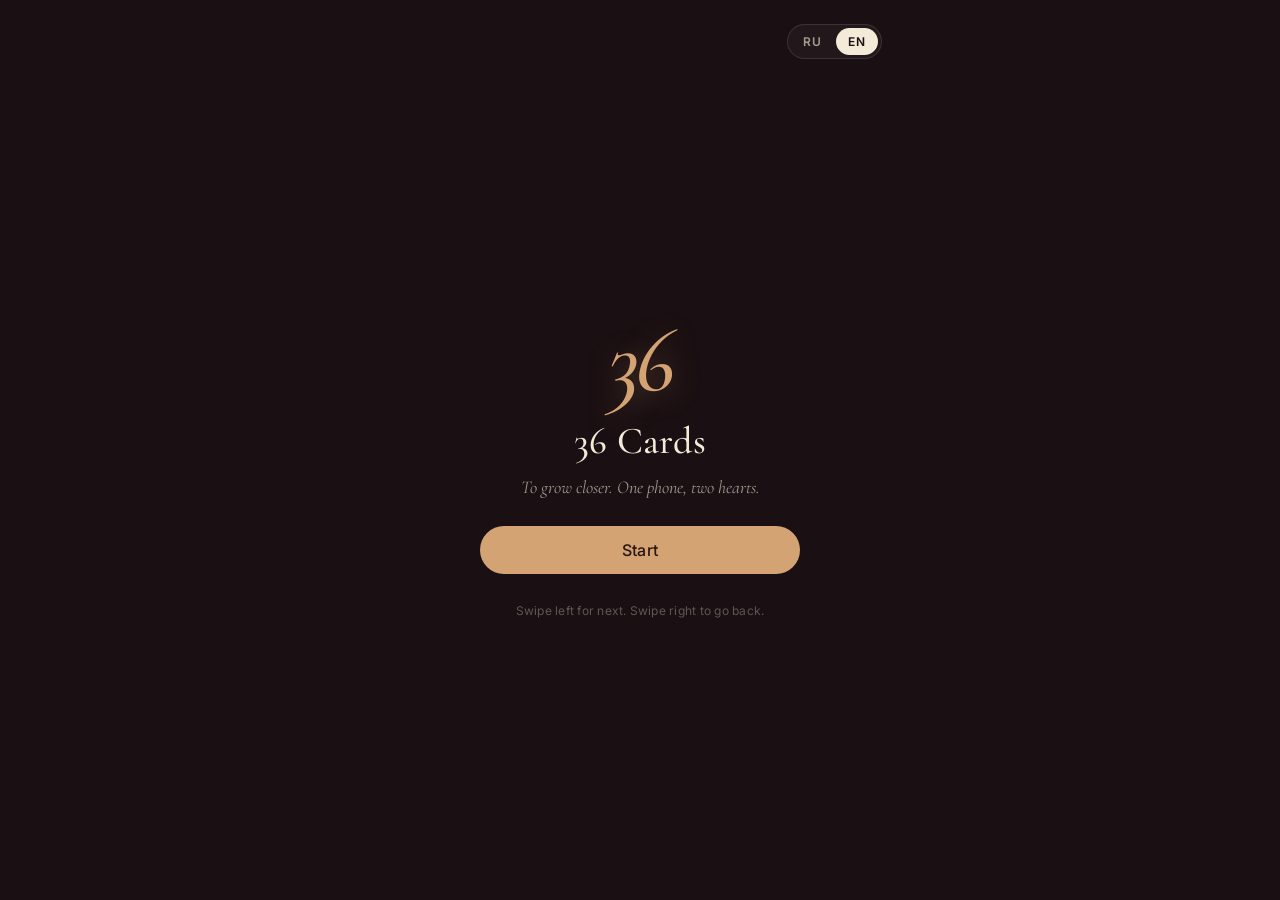
<file: index.html>
<!doctype html>
<html lang="ru">
  <head>
    <meta charset="utf-8" />
    <meta
      name="viewport"
      content="width=device-width, initial-scale=1, viewport-fit=cover, maximum-scale=1, user-scalable=no"
    />
    <meta name="theme-color" content="#1a0f12" />
    <meta name="apple-mobile-web-app-capable" content="yes" />
    <meta name="apple-mobile-web-app-status-bar-style" content="black-translucent" />
    <meta name="apple-mobile-web-app-title" content="36 Cards" />
    <meta name="mobile-web-app-capable" content="yes" />
    <link rel="manifest" href="manifest.webmanifest" />
    <link rel="icon" type="image/svg+xml" href="icon.svg" />
    <link rel="apple-touch-icon" href="icon-192.png" />
    <link
      rel="preconnect"
      href="https://fonts.googleapis.com"
    />
    <link rel="preconnect" href="https://fonts.gstatic.com" crossorigin />
    <link
      href="https://fonts.googleapis.com/css2?family=Cormorant+Garamond:ital,wght@0,400;0,500;0,600;1,400&family=Inter:wght@400;500;600&display=swap"
      rel="stylesheet"
    />
    <link rel="stylesheet" href="styles.css?v=6" />
    <title>36 Cards</title>
    <script src="https://telegram.org/js/telegram-web-app.js"></script>
  </head>
  <body>
    <main id="app" aria-live="polite"></main>
    <script src="app.js?v=6"></script>
  </body>
</html>
</file>
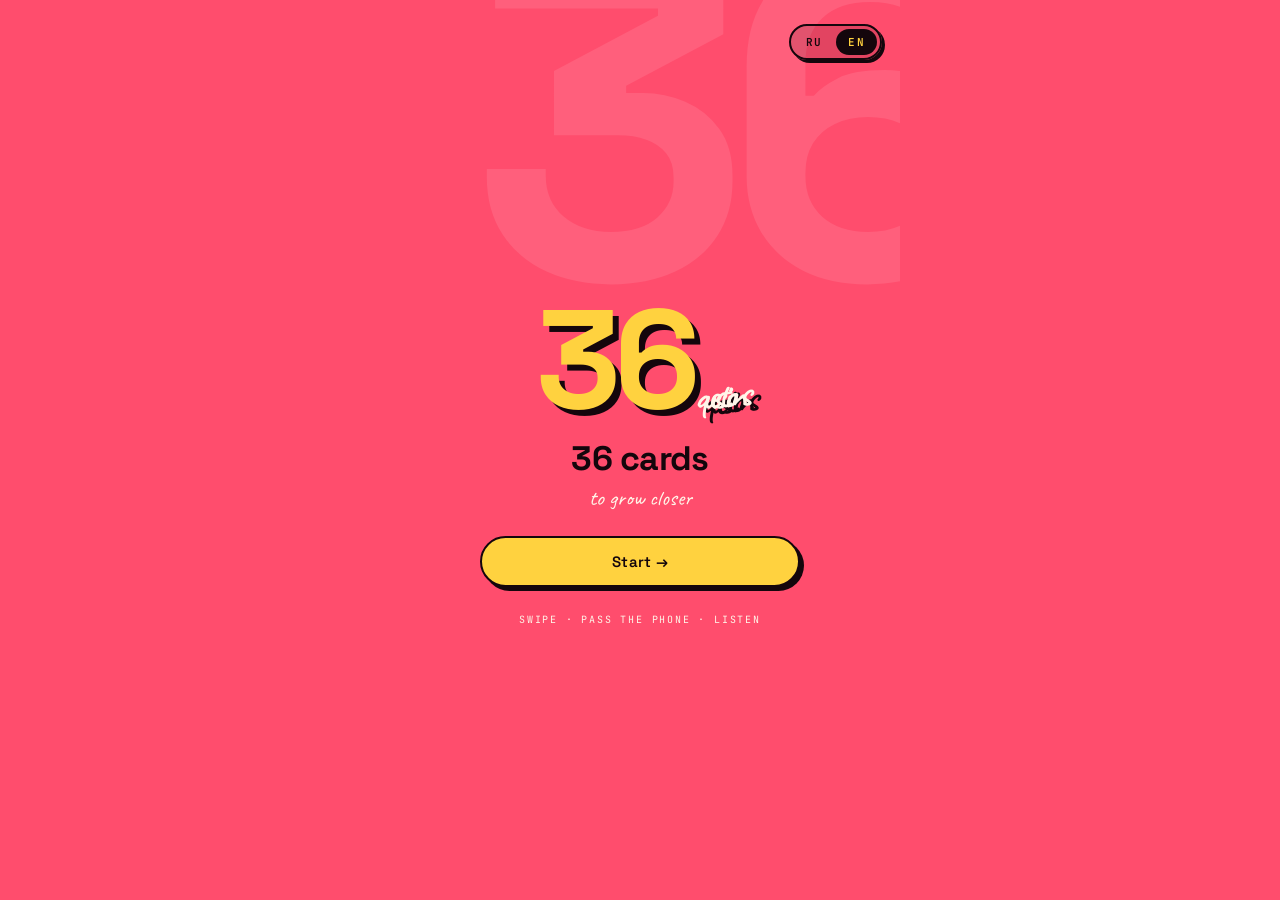
<file: flare/index.html>
<!doctype html>
<html lang="ru">
  <head>
    <meta charset="utf-8" />
    <meta
      name="viewport"
      content="width=device-width, initial-scale=1, viewport-fit=cover, maximum-scale=1, user-scalable=no"
    />
    <meta name="theme-color" content="#FF4D6D" />
    <meta name="apple-mobile-web-app-capable" content="yes" />
    <meta name="apple-mobile-web-app-status-bar-style" content="black-translucent" />
    <meta name="apple-mobile-web-app-title" content="36 Cards" />
    <meta name="mobile-web-app-capable" content="yes" />
    <link rel="manifest" href="manifest.webmanifest" />
    <link rel="icon" type="image/svg+xml" href="icon.svg" />
    <link rel="apple-touch-icon" href="icon-192.png" />
    <link rel="preconnect" href="https://fonts.googleapis.com" />
    <link rel="preconnect" href="https://fonts.gstatic.com" crossorigin />
    <link
      href="https://fonts.googleapis.com/css2?family=Space+Grotesk:wght@400;500;600;700&family=Caveat:wght@400;600&family=JetBrains+Mono:wght@400;500;600&display=swap"
      rel="stylesheet"
    />
    <link rel="stylesheet" href="styles.css?v=flare1" />
    <title>36 Cards</title>
    <script src="https://telegram.org/js/telegram-web-app.js"></script>
  </head>
  <body>
    <main id="app" aria-live="polite"></main>
    <script src="app.js?v=flare1"></script>
  </body>
</html>
</file>
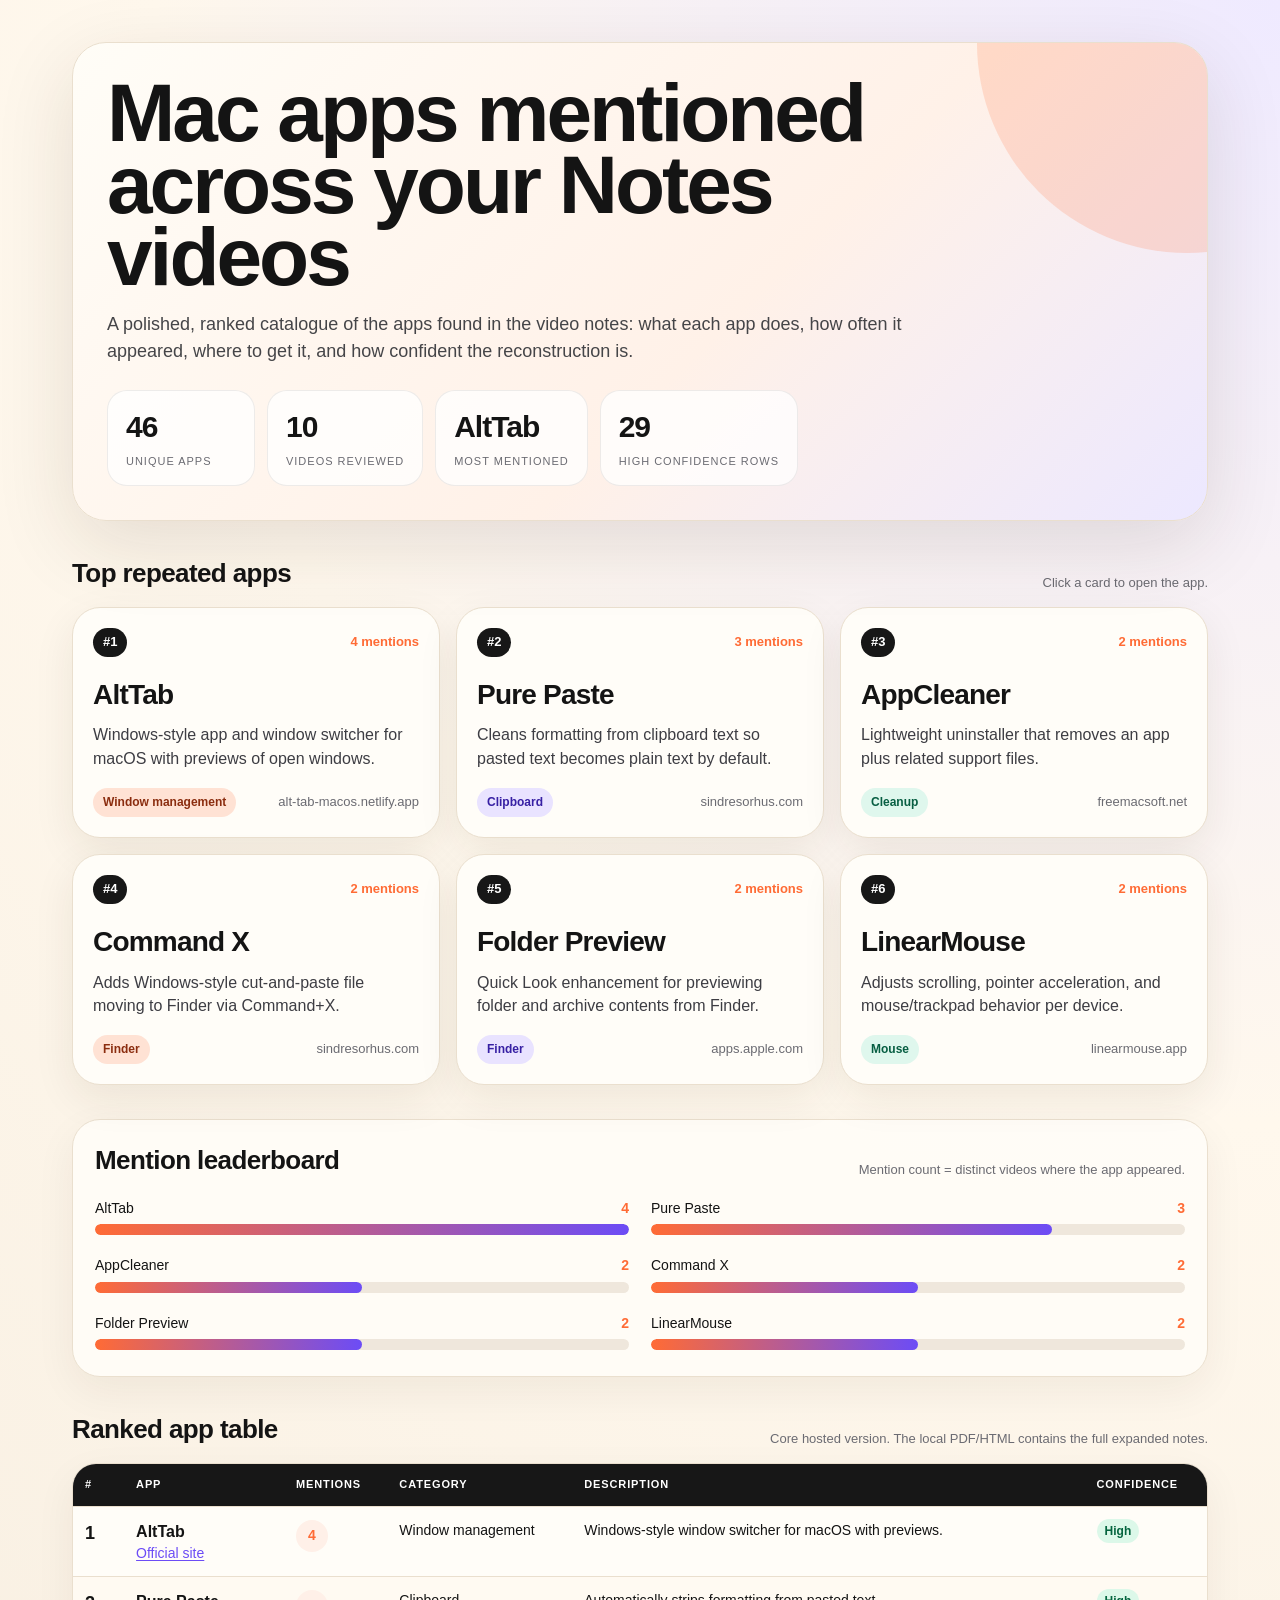
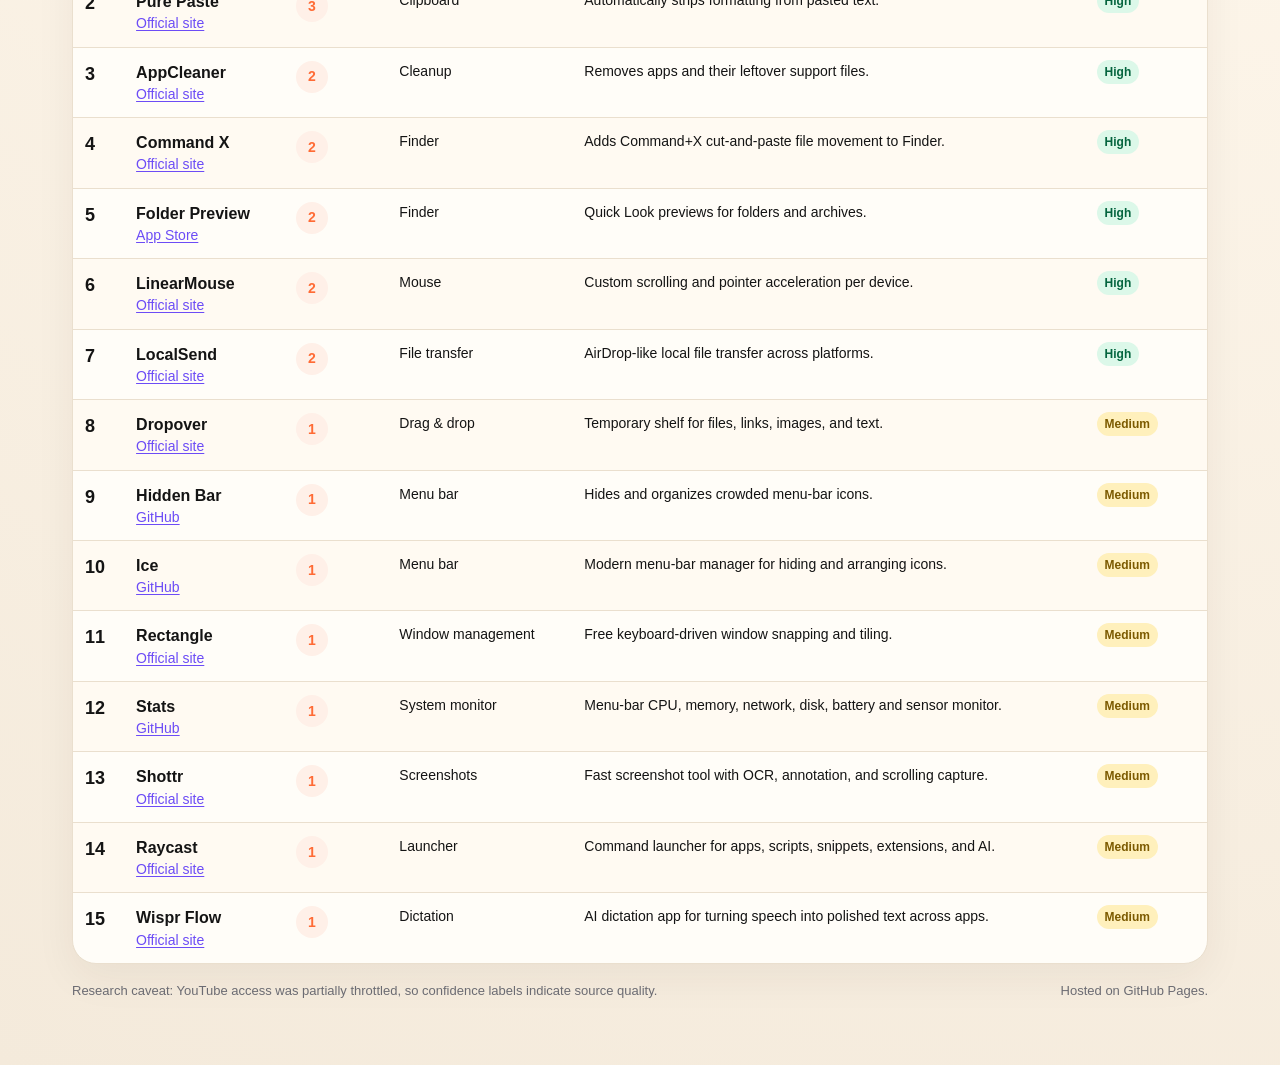
<file: mac-apps-video-report/index.html>
<!doctype html>
<html lang="en">
<head>
<meta charset="utf-8" />
<meta name="viewport" content="width=device-width, initial-scale=1" />
<title>Mac Apps Mentioned Across Notes Videos</title>
<style>
:root{--ink:#141414;--muted:#6b6b72;--paper:#fff8ed;--panel:#fffdf8;--line:#eadfce;--orange:#ff6b35;--violet:#6c4cf6;--green:#0f8a5f}*{box-sizing:border-box}body{margin:0;background:radial-gradient(circle at top right,#efeaff 0,#fff8ed 38%,#f4eadb 100%);font-family:Inter,-apple-system,BlinkMacSystemFont,"Segoe UI",sans-serif;color:var(--ink);line-height:1.45}.wrap{max-width:1180px;margin:0 auto;padding:42px 22px 64px}.hero{border:1px solid var(--line);border-radius:34px;padding:34px;background:linear-gradient(135deg,#fffdf7 0%,#fff1e8 58%,#ece8ff 100%);box-shadow:0 24px 80px rgba(47,32,15,.12);overflow:hidden;position:relative}.hero:after{content:"";position:absolute;width:420px;height:420px;border-radius:50%;right:-190px;top:-210px;background:rgba(255,107,53,.18)}h1{font-size:clamp(42px,7vw,82px);line-height:.88;letter-spacing:-3px;margin:0 0 18px;max-width:920px}.subtitle{font-size:18px;color:#454548;max-width:820px;margin:0}.stats{display:flex;gap:12px;flex-wrap:wrap;margin-top:26px}.stat{background:rgba(255,255,255,.76);border:1px solid rgba(0,0,0,.07);border-radius:20px;padding:14px 18px;min-width:148px}.stat b{display:block;font-size:30px;letter-spacing:-1px}.stat span{color:var(--muted);font-size:11px;text-transform:uppercase;letter-spacing:.09em}.section{margin-top:34px}.section-head{display:flex;align-items:end;justify-content:space-between;gap:16px;margin:0 0 14px}h2{font-size:26px;margin:0;letter-spacing:-.6px}.note{color:var(--muted);font-size:13px}.cards{display:grid;grid-template-columns:repeat(3,minmax(0,1fr));gap:16px}.card{display:flex;flex-direction:column;justify-content:space-between;min-height:190px;background:var(--panel);border:1px solid var(--line);border-radius:28px;padding:20px;text-decoration:none;color:inherit;box-shadow:0 14px 42px rgba(47,32,15,.08);transition:transform .18s ease,box-shadow .18s ease}.card:hover{transform:translateY(-3px);box-shadow:0 24px 60px rgba(47,32,15,.14)}.top{display:flex;justify-content:space-between;align-items:center;color:var(--muted);font-size:13px}.rank{background:#171717;color:#fff;border-radius:999px;padding:5px 10px;font-weight:800}.mentions{color:var(--orange);font-weight:900}.card h3{font-size:28px;letter-spacing:-.8px;margin:18px 0 8px}.card p{margin:0;color:#3d3d43}.foot{display:flex;justify-content:space-between;align-items:center;gap:10px;margin-top:18px;color:var(--muted);font-size:13px}.pill{display:inline-block;border-radius:999px;padding:6px 10px;font-weight:800;font-size:12px;background:#ffe2d4;color:#8b2d0f;white-space:nowrap}.pill.v{background:#e9e3ff;color:#3720a4}.pill.g{background:#dff7ed;color:#075e42}.panel{background:rgba(255,253,248,.92);border:1px solid var(--line);border-radius:28px;padding:22px;box-shadow:0 14px 42px rgba(47,32,15,.06)}.bars{display:grid;grid-template-columns:1fr 1fr;gap:12px 22px}.bar-row{margin:4px 0}.bar-label{display:flex;justify-content:space-between;margin-bottom:6px;font-size:14px}.bar-label b{color:var(--orange)}.track{height:11px;background:#efe7dc;border-radius:999px;overflow:hidden}.fill{height:100%;border-radius:999px;background:linear-gradient(90deg,var(--orange),var(--violet))}table{width:100%;border-collapse:separate;border-spacing:0;background:var(--panel);border:1px solid var(--line);border-radius:24px;overflow:hidden;box-shadow:0 14px 42px rgba(47,32,15,.06)}th{background:#171717;color:white;text-align:left;padding:13px 12px;font-size:11px;text-transform:uppercase;letter-spacing:.08em}td{border-top:1px solid var(--line);padding:13px 12px;vertical-align:top;font-size:14px}tr:nth-child(even) td{background:#fffaf2}.num{font-weight:900;font-size:18px}.app{font-weight:900;font-size:16px}.link{color:var(--violet);text-decoration:underline;text-underline-offset:2px}.count{display:inline-flex;width:32px;height:32px;align-items:center;justify-content:center;border-radius:50%;background:#fff0e8;color:var(--orange);font-weight:900}.conf{border-radius:999px;padding:5px 8px;font-weight:900;font-size:12px}.high{background:#dcf8e9;color:#05653f}.med{background:#fff0bc;color:#7c5a00}.footer{margin-top:18px;color:var(--muted);font-size:13px;display:flex;justify-content:space-between;gap:16px}@media(max-width:860px){.cards,.bars{grid-template-columns:1fr}.wrap{padding:22px 12px 40px}.hero{padding:24px}table{display:block;overflow-x:auto}h1{letter-spacing:-2px}}
</style>
</head>
<body>
<main class="wrap">
<section class="hero"><h1>Mac apps mentioned across your Notes videos</h1><p class="subtitle">A polished, ranked catalogue of the apps found in the video notes: what each app does, how often it appeared, where to get it, and how confident the reconstruction is.</p><div class="stats"><div class="stat"><b>46</b><span>unique apps</span></div><div class="stat"><b>10</b><span>videos reviewed</span></div><div class="stat"><b>AltTab</b><span>most mentioned</span></div><div class="stat"><b>29</b><span>high confidence rows</span></div></div></section>
<section class="section"><div class="section-head"><h2>Top repeated apps</h2><span class="note">Click a card to open the app.</span></div><div class="cards">
<a class="card" href="https://alt-tab-macos.netlify.app/"><div class="top"><span class="rank">#1</span><span class="mentions">4 mentions</span></div><div><h3>AltTab</h3><p>Windows-style app and window switcher for macOS with previews of open windows.</p></div><div class="foot"><span class="pill">Window management</span><span>alt-tab-macos.netlify.app</span></div></a>
<a class="card" href="https://sindresorhus.com/pure-paste"><div class="top"><span class="rank">#2</span><span class="mentions">3 mentions</span></div><div><h3>Pure Paste</h3><p>Cleans formatting from clipboard text so pasted text becomes plain text by default.</p></div><div class="foot"><span class="pill v">Clipboard</span><span>sindresorhus.com</span></div></a>
<a class="card" href="https://freemacsoft.net/appcleaner/"><div class="top"><span class="rank">#3</span><span class="mentions">2 mentions</span></div><div><h3>AppCleaner</h3><p>Lightweight uninstaller that removes an app plus related support files.</p></div><div class="foot"><span class="pill g">Cleanup</span><span>freemacsoft.net</span></div></a>
<a class="card" href="https://sindresorhus.com/command-x"><div class="top"><span class="rank">#4</span><span class="mentions">2 mentions</span></div><div><h3>Command X</h3><p>Adds Windows-style cut-and-paste file moving to Finder via Command+X.</p></div><div class="foot"><span class="pill">Finder</span><span>sindresorhus.com</span></div></a>
<a class="card" href="https://apps.apple.com/app/folder-preview/id6698876601"><div class="top"><span class="rank">#5</span><span class="mentions">2 mentions</span></div><div><h3>Folder Preview</h3><p>Quick Look enhancement for previewing folder and archive contents from Finder.</p></div><div class="foot"><span class="pill v">Finder</span><span>apps.apple.com</span></div></a>
<a class="card" href="https://linearmouse.app/"><div class="top"><span class="rank">#6</span><span class="mentions">2 mentions</span></div><div><h3>LinearMouse</h3><p>Adjusts scrolling, pointer acceleration, and mouse/trackpad behavior per device.</p></div><div class="foot"><span class="pill g">Mouse</span><span>linearmouse.app</span></div></a>
</div></section>
<section class="section panel"><div class="section-head"><h2>Mention leaderboard</h2><span class="note">Mention count = distinct videos where the app appeared.</span></div><div class="bars"><div class="bar-row"><div class="bar-label"><span>AltTab</span><b>4</b></div><div class="track"><div class="fill" style="width:100%"></div></div></div><div class="bar-row"><div class="bar-label"><span>Pure Paste</span><b>3</b></div><div class="track"><div class="fill" style="width:75%"></div></div></div><div class="bar-row"><div class="bar-label"><span>AppCleaner</span><b>2</b></div><div class="track"><div class="fill" style="width:50%"></div></div></div><div class="bar-row"><div class="bar-label"><span>Command X</span><b>2</b></div><div class="track"><div class="fill" style="width:50%"></div></div></div><div class="bar-row"><div class="bar-label"><span>Folder Preview</span><b>2</b></div><div class="track"><div class="fill" style="width:50%"></div></div></div><div class="bar-row"><div class="bar-label"><span>LinearMouse</span><b>2</b></div><div class="track"><div class="fill" style="width:50%"></div></div></div></div></section>
<section class="section"><div class="section-head"><h2>Ranked app table</h2><span class="note">Core hosted version. The local PDF/HTML contains the full expanded notes.</span></div><table><thead><tr><th>#</th><th>App</th><th>Mentions</th><th>Category</th><th>Description</th><th>Confidence</th></tr></thead><tbody>
<tr><td class="num">1</td><td><div class="app">AltTab</div><a class="link" href="https://alt-tab-macos.netlify.app/">Official site</a></td><td><span class="count">4</span></td><td>Window management</td><td>Windows-style window switcher for macOS with previews.</td><td><span class="conf high">High</span></td></tr>
<tr><td class="num">2</td><td><div class="app">Pure Paste</div><a class="link" href="https://sindresorhus.com/pure-paste">Official site</a></td><td><span class="count">3</span></td><td>Clipboard</td><td>Automatically strips formatting from pasted text.</td><td><span class="conf high">High</span></td></tr>
<tr><td class="num">3</td><td><div class="app">AppCleaner</div><a class="link" href="https://freemacsoft.net/appcleaner/">Official site</a></td><td><span class="count">2</span></td><td>Cleanup</td><td>Removes apps and their leftover support files.</td><td><span class="conf high">High</span></td></tr>
<tr><td class="num">4</td><td><div class="app">Command X</div><a class="link" href="https://sindresorhus.com/command-x">Official site</a></td><td><span class="count">2</span></td><td>Finder</td><td>Adds Command+X cut-and-paste file movement to Finder.</td><td><span class="conf high">High</span></td></tr>
<tr><td class="num">5</td><td><div class="app">Folder Preview</div><a class="link" href="https://apps.apple.com/app/folder-preview/id6698876601">App Store</a></td><td><span class="count">2</span></td><td>Finder</td><td>Quick Look previews for folders and archives.</td><td><span class="conf high">High</span></td></tr>
<tr><td class="num">6</td><td><div class="app">LinearMouse</div><a class="link" href="https://linearmouse.app/">Official site</a></td><td><span class="count">2</span></td><td>Mouse</td><td>Custom scrolling and pointer acceleration per device.</td><td><span class="conf high">High</span></td></tr>
<tr><td class="num">7</td><td><div class="app">LocalSend</div><a class="link" href="https://localsend.org/">Official site</a></td><td><span class="count">2</span></td><td>File transfer</td><td>AirDrop-like local file transfer across platforms.</td><td><span class="conf high">High</span></td></tr>
<tr><td class="num">8</td><td><div class="app">Dropover</div><a class="link" href="https://dropoverapp.com/">Official site</a></td><td><span class="count">1</span></td><td>Drag & drop</td><td>Temporary shelf for files, links, images, and text.</td><td><span class="conf med">Medium</span></td></tr>
<tr><td class="num">9</td><td><div class="app">Hidden Bar</div><a class="link" href="https://github.com/dwarvesf/hidden">GitHub</a></td><td><span class="count">1</span></td><td>Menu bar</td><td>Hides and organizes crowded menu-bar icons.</td><td><span class="conf med">Medium</span></td></tr>
<tr><td class="num">10</td><td><div class="app">Ice</div><a class="link" href="https://github.com/jordanbaird/Ice">GitHub</a></td><td><span class="count">1</span></td><td>Menu bar</td><td>Modern menu-bar manager for hiding and arranging icons.</td><td><span class="conf med">Medium</span></td></tr>
<tr><td class="num">11</td><td><div class="app">Rectangle</div><a class="link" href="https://rectangleapp.com/">Official site</a></td><td><span class="count">1</span></td><td>Window management</td><td>Free keyboard-driven window snapping and tiling.</td><td><span class="conf med">Medium</span></td></tr>
<tr><td class="num">12</td><td><div class="app">Stats</div><a class="link" href="https://github.com/exelban/stats">GitHub</a></td><td><span class="count">1</span></td><td>System monitor</td><td>Menu-bar CPU, memory, network, disk, battery and sensor monitor.</td><td><span class="conf med">Medium</span></td></tr>
<tr><td class="num">13</td><td><div class="app">Shottr</div><a class="link" href="https://shottr.cc/">Official site</a></td><td><span class="count">1</span></td><td>Screenshots</td><td>Fast screenshot tool with OCR, annotation, and scrolling capture.</td><td><span class="conf med">Medium</span></td></tr>
<tr><td class="num">14</td><td><div class="app">Raycast</div><a class="link" href="https://www.raycast.com/">Official site</a></td><td><span class="count">1</span></td><td>Launcher</td><td>Command launcher for apps, scripts, snippets, extensions, and AI.</td><td><span class="conf med">Medium</span></td></tr>
<tr><td class="num">15</td><td><div class="app">Wispr Flow</div><a class="link" href="https://wisprflow.ai/">Official site</a></td><td><span class="count">1</span></td><td>Dictation</td><td>AI dictation app for turning speech into polished text across apps.</td><td><span class="conf med">Medium</span></td></tr>
</tbody></table><div class="footer"><span>Research caveat: YouTube access was partially throttled, so confidence labels indicate source quality.</span><span>Hosted on GitHub Pages.</span></div></section>
</main>
</body>
</html>
</file>
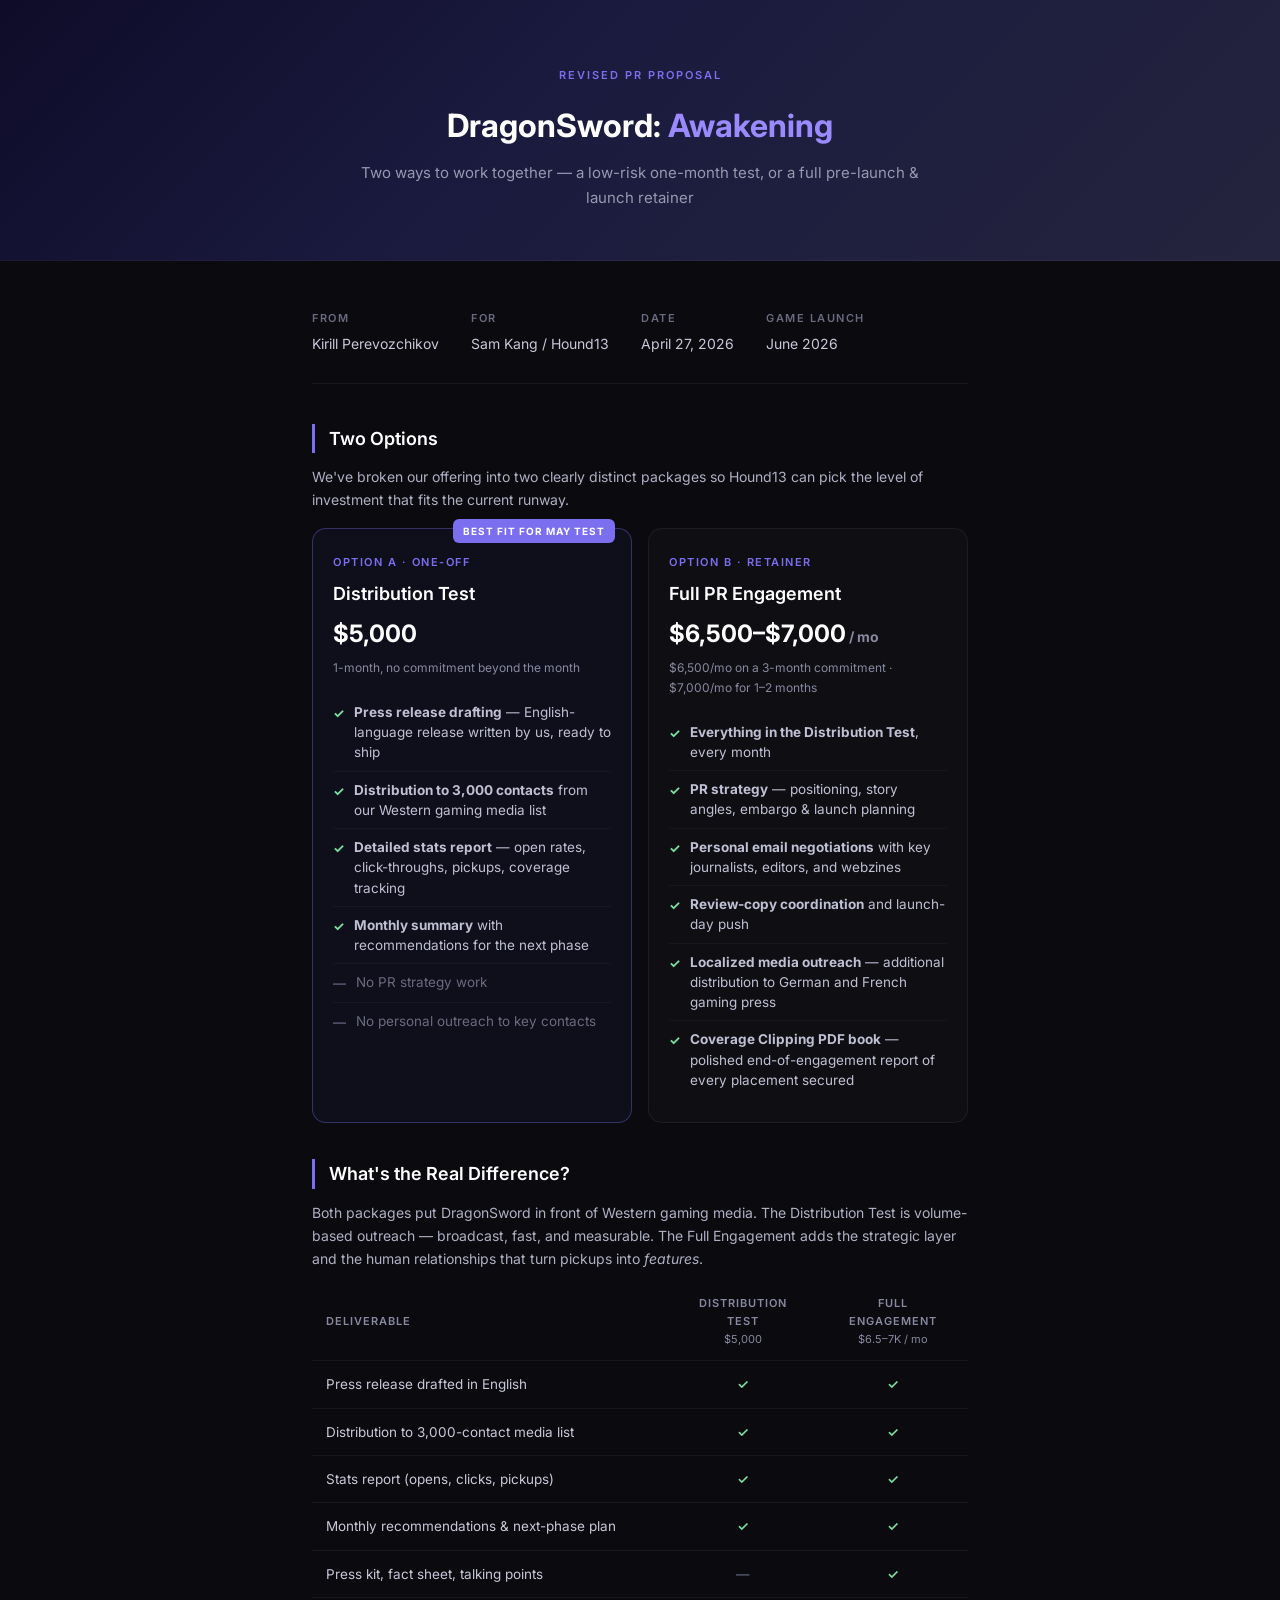
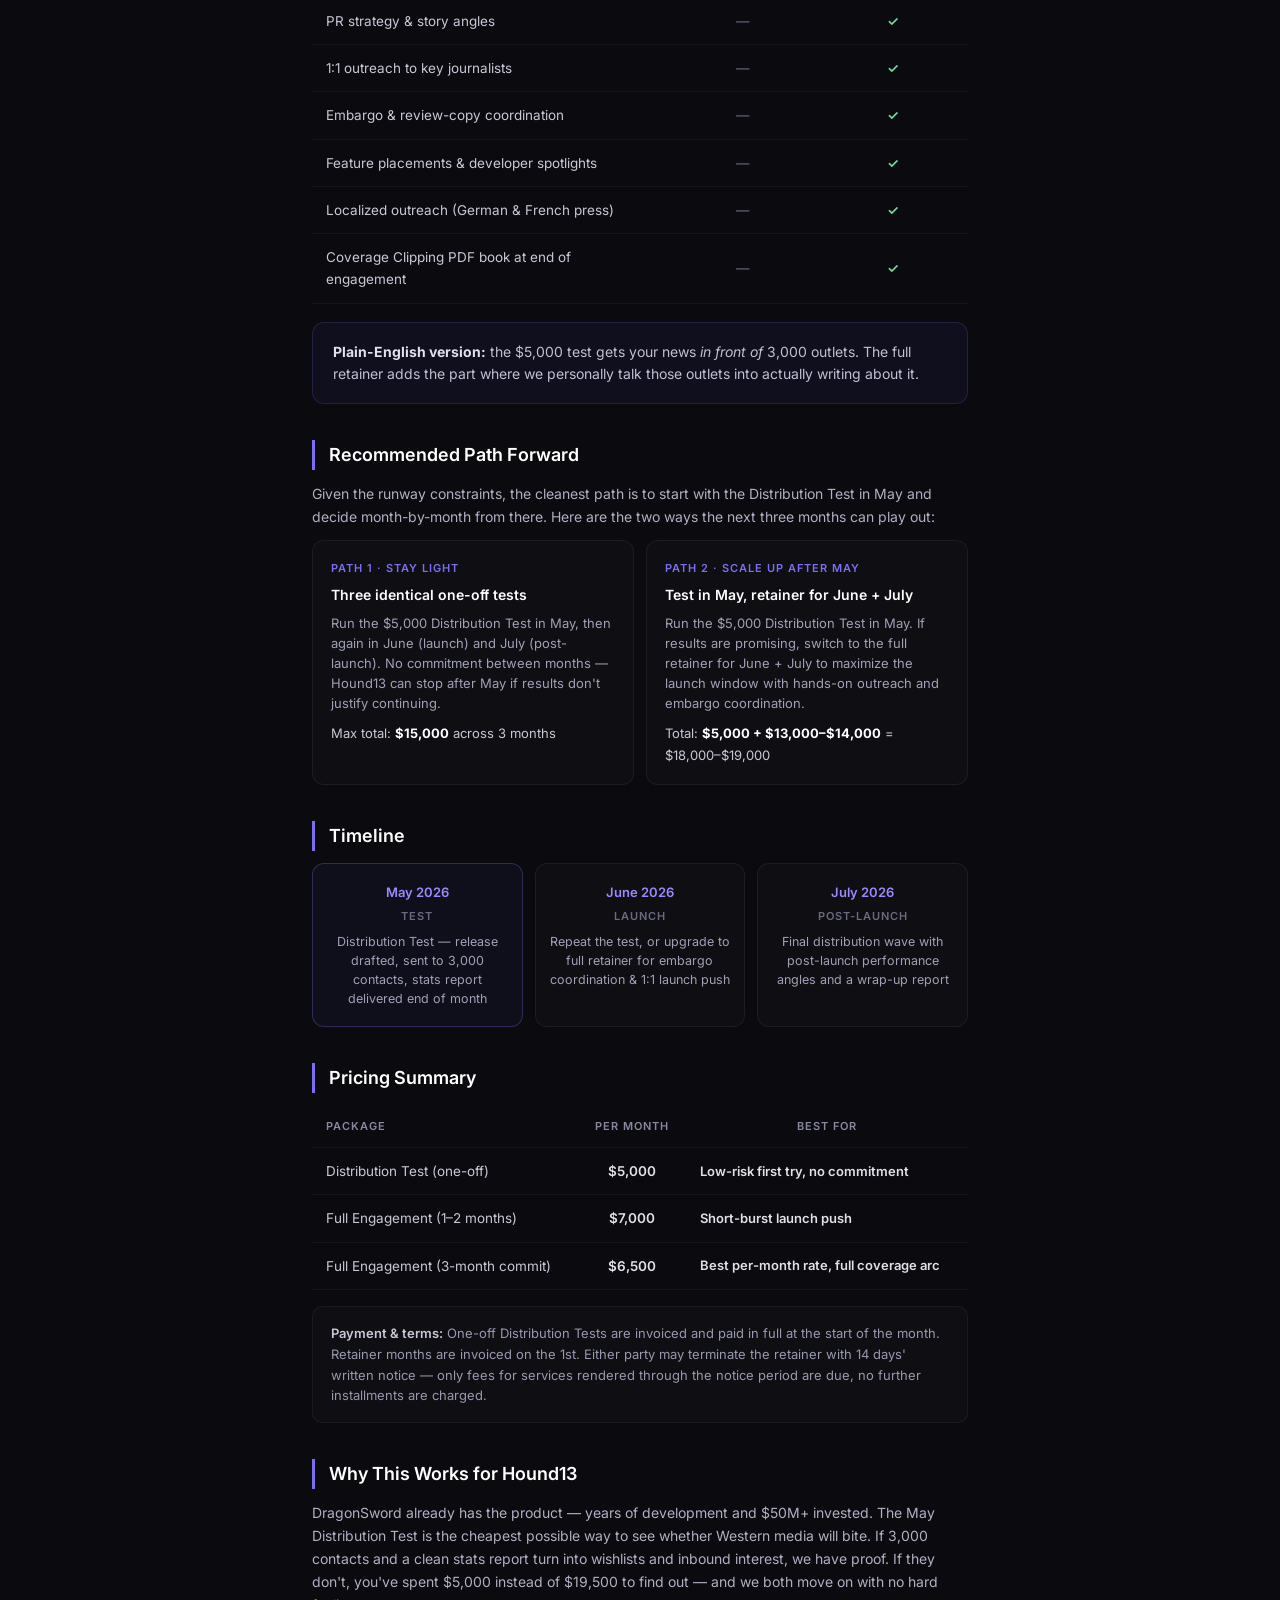
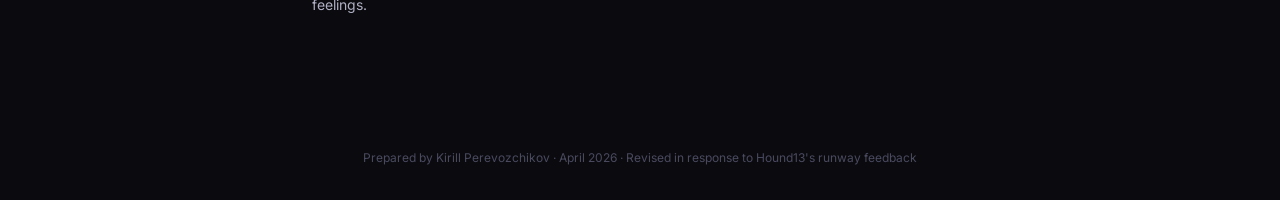
<file: proposals/preview-1/index.html>
<!DOCTYPE html>
<html lang="en">
<head>
<meta charset="UTF-8">
<meta name="viewport" content="width=device-width, initial-scale=1.0">
<title>DragonSword: Awakening — PR Proposal (Revised)</title>
<style>
  @import url('https://fonts.googleapis.com/css2?family=Inter:wght@400;500;600;700&display=swap');

  * { margin: 0; padding: 0; box-sizing: border-box; }

  body {
    font-family: 'Inter', -apple-system, BlinkMacSystemFont, sans-serif;
    background: #0a0a0f;
    color: #e0e0e8;
    line-height: 1.65;
    padding: 0;
  }

  /* Hero */
  .hero {
    background: linear-gradient(135deg, #0f0c29 0%, #1a1a3e 40%, #24243e 100%);
    border-bottom: 1px solid rgba(255,255,255,0.06);
    padding: 60px 40px 50px;
    text-align: center;
  }
  .hero .tag {
    display: inline-block;
    font-size: 11px;
    font-weight: 600;
    letter-spacing: 2px;
    text-transform: uppercase;
    color: #7b6ff0;
    margin-bottom: 16px;
  }
  .hero h1 {
    font-size: 32px;
    font-weight: 700;
    color: #fff;
    margin-bottom: 8px;
  }
  .hero h1 span { color: #9b8aff; }
  .hero .subtitle {
    font-size: 15px;
    color: #9898b0;
    max-width: 560px;
    margin: 0 auto;
  }

  /* Container */
  .container {
    max-width: 720px;
    margin: 0 auto;
    padding: 48px 32px 64px;
  }

  /* Meta row */
  .meta {
    display: flex;
    gap: 32px;
    flex-wrap: wrap;
    margin-bottom: 40px;
    padding-bottom: 28px;
    border-bottom: 1px solid rgba(255,255,255,0.06);
  }
  .meta-item .label {
    font-size: 11px;
    font-weight: 600;
    letter-spacing: 1.5px;
    text-transform: uppercase;
    color: #6a6a80;
    margin-bottom: 4px;
  }
  .meta-item .value {
    font-size: 14px;
    color: #c8c8d8;
  }

  /* Sections */
  .section { margin-bottom: 36px; }
  .section h2 {
    font-size: 18px;
    font-weight: 600;
    color: #fff;
    margin-bottom: 12px;
    padding-left: 14px;
    border-left: 3px solid #7b6ff0;
  }
  .section p {
    font-size: 14px;
    color: #b0b0c4;
    margin-bottom: 12px;
  }
  .section a {
    color: #9b8aff;
    text-decoration: none;
    border-bottom: 1px solid rgba(155,138,255,0.3);
  }
  .section a:hover { border-bottom-color: #9b8aff; }

  /* Note callout */
  .note {
    background: rgba(123,111,240,0.06);
    border: 1px solid rgba(123,111,240,0.18);
    border-radius: 12px;
    padding: 18px 20px;
    margin-bottom: 12px;
    font-size: 14px;
    color: #c0c0d4;
    line-height: 1.6;
  }
  .note strong { color: #e0e0f0; }

  /* Two-tier package cards */
  .tiers {
    display: grid;
    grid-template-columns: 1fr 1fr;
    gap: 16px;
    margin-top: 16px;
  }
  .tier {
    background: rgba(255,255,255,0.02);
    border: 1px solid rgba(255,255,255,0.06);
    border-radius: 14px;
    padding: 24px 20px;
    display: flex;
    flex-direction: column;
  }
  .tier.recommended {
    border-color: rgba(123,111,240,0.35);
    background: rgba(123,111,240,0.05);
    position: relative;
  }
  .tier.recommended::after {
    content: 'Best fit for May test';
    position: absolute;
    top: -10px;
    right: 16px;
    background: #7b6ff0;
    color: #fff;
    font-size: 10px;
    font-weight: 700;
    letter-spacing: 1px;
    text-transform: uppercase;
    padding: 4px 10px;
    border-radius: 6px;
  }
  .tier .tier-name {
    font-size: 11px;
    font-weight: 600;
    letter-spacing: 1.5px;
    text-transform: uppercase;
    color: #7b6ff0;
    margin-bottom: 8px;
  }
  .tier h3 {
    font-size: 18px;
    font-weight: 600;
    color: #fff;
    margin-bottom: 6px;
  }
  .tier .price {
    font-size: 24px;
    font-weight: 700;
    color: #fff;
    margin-bottom: 4px;
  }
  .tier .price-period {
    font-size: 12px;
    color: #8888a0;
    margin-bottom: 16px;
  }
  .tier ul {
    list-style: none;
    padding: 0;
    margin: 0;
  }
  .tier ul li {
    padding: 8px 0;
    font-size: 13.5px;
    color: #c0c0d4;
    line-height: 1.5;
    border-bottom: 1px solid rgba(255,255,255,0.04);
    display: flex;
    align-items: flex-start;
    gap: 10px;
  }
  .tier ul li:last-child { border-bottom: none; }
  .tier ul li .check {
    flex-shrink: 0;
    color: #7be0a0;
    font-weight: 700;
    font-size: 13px;
    margin-top: 2px;
  }
  .tier ul li .dash {
    flex-shrink: 0;
    color: #555570;
    font-weight: 700;
    font-size: 13px;
    margin-top: 2px;
  }
  .tier ul li.muted { color: #6a6a80; }

  /* Comparison table */
  .compare {
    width: 100%;
    border-collapse: collapse;
    margin-top: 12px;
    font-size: 13.5px;
  }
  .compare th,
  .compare td {
    text-align: left;
    padding: 12px 14px;
    border-bottom: 1px solid rgba(255,255,255,0.05);
  }
  .compare thead th {
    font-size: 11px;
    font-weight: 600;
    letter-spacing: 1px;
    text-transform: uppercase;
    color: #8888a0;
  }
  .compare thead th:nth-child(2),
  .compare thead th:nth-child(3) { text-align: center; }
  .compare tbody td:nth-child(2),
  .compare tbody td:nth-child(3) {
    text-align: center;
    font-weight: 600;
  }
  .compare tbody td:first-child {
    color: #c8c8d8;
  }
  .compare .yes { color: #7be0a0; }
  .compare .no { color: #555570; }
  .compare tbody tr:hover { background: rgba(255,255,255,0.015); }

  /* Path forward cards */
  .paths {
    display: grid;
    grid-template-columns: 1fr 1fr;
    gap: 12px;
    margin-top: 12px;
  }
  .path-card {
    background: rgba(255,255,255,0.02);
    border: 1px solid rgba(255,255,255,0.06);
    border-radius: 12px;
    padding: 18px 18px;
  }
  .path-card .path-label {
    font-size: 11px;
    font-weight: 600;
    letter-spacing: 1px;
    text-transform: uppercase;
    color: #7b6ff0;
    margin-bottom: 6px;
  }
  .path-card h4 {
    font-size: 14px;
    font-weight: 600;
    color: #fff;
    margin-bottom: 6px;
  }
  .path-card p {
    font-size: 13px;
    color: #a0a0b8;
    line-height: 1.55;
    margin: 0;
  }
  .path-card .total {
    margin-top: 10px;
    font-size: 13px;
    color: #c8c8d8;
  }
  .path-card .total strong { color: #fff; font-weight: 700; }

  /* Timeline */
  .timeline {
    display: grid;
    grid-template-columns: repeat(3, 1fr);
    gap: 12px;
    margin-top: 12px;
  }
  .timeline-card {
    background: rgba(255,255,255,0.02);
    border: 1px solid rgba(255,255,255,0.06);
    border-radius: 12px;
    padding: 18px 14px;
    text-align: center;
  }
  .timeline-card .month {
    font-size: 13px;
    font-weight: 600;
    color: #9b8aff;
    margin-bottom: 4px;
  }
  .timeline-card .phase {
    font-size: 11px;
    font-weight: 600;
    text-transform: uppercase;
    letter-spacing: 1px;
    color: #6a6a80;
    margin-bottom: 8px;
  }
  .timeline-card .desc {
    font-size: 12.5px;
    color: #a0a0b8;
    line-height: 1.5;
  }
  .timeline-card.active {
    border-color: rgba(123,111,240,0.3);
    background: rgba(123,111,240,0.05);
  }

  /* Cancellation block */
  .terms {
    margin-top: 16px;
    padding: 16px 18px;
    background: rgba(255,255,255,0.02);
    border: 1px solid rgba(255,255,255,0.05);
    border-radius: 10px;
    font-size: 13px;
    color: #9898b0;
    line-height: 1.6;
  }
  .terms strong { color: #c8c8d8; font-weight: 600; }

  /* CTA */
  .cta {
    margin-top: 48px;
    padding: 32px;
    background: linear-gradient(135deg, rgba(123,111,240,0.08), rgba(123,111,240,0.03));
    border: 1px solid rgba(123,111,240,0.15);
    border-radius: 14px;
    text-align: center;
  }
  .cta h3 {
    font-size: 17px;
    font-weight: 600;
    color: #fff;
    margin-bottom: 8px;
  }
  .cta p {
    font-size: 14px;
    color: #9898b0;
    margin-bottom: 0;
  }

  /* Footer */
  .footer {
    text-align: center;
    padding: 32px;
    font-size: 12px;
    color: #4a4a60;
  }

  @media (max-width: 600px) {
    .hero { padding: 40px 24px 36px; }
    .hero h1 { font-size: 24px; }
    .container { padding: 32px 20px 48px; }
    .timeline { grid-template-columns: 1fr; }
    .tiers { grid-template-columns: 1fr; }
    .paths { grid-template-columns: 1fr; }
    .meta { flex-direction: column; gap: 16px; }
    .compare th, .compare td { padding: 10px 8px; font-size: 12.5px; }
  }
</style>
</head>
<body>

<div class="hero">
  <div class="tag">Revised PR Proposal</div>
  <h1>DragonSword: <span>Awakening</span></h1>
  <p class="subtitle">Two ways to work together — a low-risk one-month test, or a full pre-launch & launch retainer</p>
</div>

<div class="container">

  <div class="meta">
    <div class="meta-item">
      <div class="label">From</div>
      <div class="value">Kirill Perevozchikov</div>
    </div>
    <div class="meta-item">
      <div class="label">For</div>
      <div class="value">Sam Kang / Hound13</div>
    </div>
    <div class="meta-item">
      <div class="label">Date</div>
      <div class="value">April 27, 2026</div>
    </div>
    <div class="meta-item">
      <div class="label">Game Launch</div>
      <div class="value">June 2026</div>
    </div>
  </div>

  <!-- Two options at a glance -->
  <div class="section">
    <h2>Two Options</h2>
    <p>We've broken our offering into two clearly distinct packages so Hound13 can pick the level of investment that fits the current runway.</p>

    <div class="tiers">
      <div class="tier recommended">
        <div class="tier-name">Option A · One-off</div>
        <h3>Distribution Test</h3>
        <div class="price">$5,000</div>
        <div class="price-period">1-month, no commitment beyond the month</div>
        <ul>
          <li><span class="check">✓</span><span><strong>Press release drafting</strong> — English-language release written by us, ready to ship</span></li>
          <li><span class="check">✓</span><span><strong>Distribution to 3,000 contacts</strong> from our Western gaming media list</span></li>
          <li><span class="check">✓</span><span><strong>Detailed stats report</strong> — open rates, click-throughs, pickups, coverage tracking</span></li>
          <li><span class="check">✓</span><span><strong>Monthly summary</strong> with recommendations for the next phase</span></li>
          <li class="muted"><span class="dash">—</span><span>No PR strategy work</span></li>
          <li class="muted"><span class="dash">—</span><span>No personal outreach to key contacts</span></li>
        </ul>
      </div>

      <div class="tier">
        <div class="tier-name">Option B · Retainer</div>
        <h3>Full PR Engagement</h3>
        <div class="price">$6,500–$7,000<span style="font-size:14px; color:#8888a0;"> / mo</span></div>
        <div class="price-period">$6,500/mo on a 3-month commitment · $7,000/mo for 1–2 months</div>
        <ul>
          <li><span class="check">✓</span><span><strong>Everything in the Distribution Test</strong>, every month</span></li>
          <li><span class="check">✓</span><span><strong>PR strategy</strong> — positioning, story angles, embargo & launch planning</span></li>
          <li><span class="check">✓</span><span><strong>Personal email negotiations</strong> with key journalists, editors, and webzines</span></li>
          <li><span class="check">✓</span><span><strong>Review-copy coordination</strong> and launch-day push</span></li>
          <li><span class="check">✓</span><span><strong>Localized media outreach</strong> — additional distribution to German and French gaming press</span></li>
          <li><span class="check">✓</span><span><strong>Coverage Clipping PDF book</strong> — polished end-of-engagement report of every placement secured</span></li>
        </ul>
      </div>
    </div>
  </div>

  <!-- Side-by-side comparison -->
  <div class="section">
    <h2>What's the Real Difference?</h2>
    <p>Both packages put DragonSword in front of Western gaming media. The Distribution Test is volume-based outreach — broadcast, fast, and measurable. The Full Engagement adds the strategic layer and the human relationships that turn pickups into <em>features</em>.</p>
    <table class="compare">
      <thead>
        <tr>
          <th>Deliverable</th>
          <th>Distribution Test<br><span style="font-weight:400; text-transform:none; letter-spacing:0;">$5,000</span></th>
          <th>Full Engagement<br><span style="font-weight:400; text-transform:none; letter-spacing:0;">$6.5–7K / mo</span></th>
        </tr>
      </thead>
      <tbody>
        <tr><td>Press release drafted in English</td><td class="yes">✓</td><td class="yes">✓</td></tr>
        <tr><td>Distribution to 3,000-contact media list</td><td class="yes">✓</td><td class="yes">✓</td></tr>
        <tr><td>Stats report (opens, clicks, pickups)</td><td class="yes">✓</td><td class="yes">✓</td></tr>
        <tr><td>Monthly recommendations & next-phase plan</td><td class="yes">✓</td><td class="yes">✓</td></tr>
        <tr><td>Press kit, fact sheet, talking points</td><td class="no">—</td><td class="yes">✓</td></tr>
        <tr><td>PR strategy & story angles</td><td class="no">—</td><td class="yes">✓</td></tr>
        <tr><td>1:1 outreach to key journalists</td><td class="no">—</td><td class="yes">✓</td></tr>
        <tr><td>Embargo & review-copy coordination</td><td class="no">—</td><td class="yes">✓</td></tr>
        <tr><td>Feature placements & developer spotlights</td><td class="no">—</td><td class="yes">✓</td></tr>
        <tr><td>Localized outreach (German & French press)</td><td class="no">—</td><td class="yes">✓</td></tr>
        <tr><td>Coverage Clipping PDF book at end of engagement</td><td class="no">—</td><td class="yes">✓</td></tr>
      </tbody>
    </table>
    <div class="note" style="margin-top:18px;"><strong>Plain-English version:</strong> the $5,000 test gets your news <em>in front of</em> 3,000 outlets. The full retainer adds the part where we personally talk those outlets into actually writing about it.</div>
  </div>

  <!-- Recommended path -->
  <div class="section">
    <h2>Recommended Path Forward</h2>
    <p>Given the runway constraints, the cleanest path is to start with the Distribution Test in May and decide month-by-month from there. Here are the two ways the next three months can play out:</p>

    <div class="paths">
      <div class="path-card">
        <div class="path-label">Path 1 · Stay light</div>
        <h4>Three identical one-off tests</h4>
        <p>Run the $5,000 Distribution Test in May, then again in June (launch) and July (post-launch). No commitment between months — Hound13 can stop after May if results don't justify continuing.</p>
        <div class="total">Max total: <strong>$15,000</strong> across 3 months</div>
      </div>
      <div class="path-card">
        <div class="path-label">Path 2 · Scale up after May</div>
        <h4>Test in May, retainer for June + July</h4>
        <p>Run the $5,000 Distribution Test in May. If results are promising, switch to the full retainer for June + July to maximize the launch window with hands-on outreach and embargo coordination.</p>
        <div class="total">Total: <strong>$5,000 + $13,000–$14,000</strong> = $18,000–$19,000</div>
      </div>
    </div>
  </div>

  <!-- Timeline -->
  <div class="section">
    <h2>Timeline</h2>
    <div class="timeline">
      <div class="timeline-card active">
        <div class="month">May 2026</div>
        <div class="phase">Test</div>
        <div class="desc">Distribution Test — release drafted, sent to 3,000 contacts, stats report delivered end of month</div>
      </div>
      <div class="timeline-card">
        <div class="month">June 2026</div>
        <div class="phase">Launch</div>
        <div class="desc">Repeat the test, or upgrade to full retainer for embargo coordination & 1:1 launch push</div>
      </div>
      <div class="timeline-card">
        <div class="month">July 2026</div>
        <div class="phase">Post-Launch</div>
        <div class="desc">Final distribution wave with post-launch performance angles and a wrap-up report</div>
      </div>
    </div>
  </div>

  <!-- Pricing summary -->
  <div class="section">
    <h2>Pricing Summary</h2>
    <table class="compare">
      <thead>
        <tr>
          <th>Package</th>
          <th>Per Month</th>
          <th>Best For</th>
        </tr>
      </thead>
      <tbody>
        <tr>
          <td>Distribution Test (one-off)</td>
          <td>$5,000</td>
          <td style="text-align:left; font-size:13px;">Low-risk first try, no commitment</td>
        </tr>
        <tr>
          <td>Full Engagement (1–2 months)</td>
          <td>$7,000</td>
          <td style="text-align:left; font-size:13px;">Short-burst launch push</td>
        </tr>
        <tr>
          <td>Full Engagement (3-month commit)</td>
          <td>$6,500</td>
          <td style="text-align:left; font-size:13px;">Best per-month rate, full coverage arc</td>
        </tr>
      </tbody>
    </table>
    <div class="terms">
      <strong>Payment & terms:</strong> One-off Distribution Tests are invoiced and paid in full at the start of the month. Retainer months are invoiced on the 1st. Either party may terminate the retainer with 14 days' written notice — only fees for services rendered through the notice period are due, no further installments are charged.
    </div>
  </div>

  <!-- Why -->
  <div class="section">
    <h2>Why This Works for Hound13</h2>
    <p>DragonSword already has the product — years of development and $50M+ invested. The May Distribution Test is the cheapest possible way to see whether Western media will bite. If 3,000 contacts and a clean stats report turn into wishlists and inbound interest, we have proof. If they don't, you've spent $5,000 instead of $19,500 to find out — and we both move on with no hard feelings.</p>
  </div>


</div>

<div class="footer">
  Prepared by Kirill Perevozchikov · April 2026 · Revised in response to Hound13's runway feedback
</div>

</body>
</html>
</file>
<file: styles.css>
:root {
  --bg: #1a0f12;
  --bg-2: #25141a;
  --card: #2d1820;
  --card-2: #3d1f28;
  --ink: #f4ead8;
  --ink-dim: rgba(244, 234, 216, 0.62);
  --ink-faint: rgba(244, 234, 216, 0.32);
  --accent: #d4a373;
  --accent-soft: rgba(212, 163, 115, 0.22);
  --line: rgba(244, 234, 216, 0.12);
  --serif: "Cormorant Garamond", "Playfair Display", Georgia, "Times New Roman", serif;
  --sans: "Inter", -apple-system, BlinkMacSystemFont, "SF Pro Text", "Segoe UI", Roboto, sans-serif;
  --safe-top: env(safe-area-inset-top, 0px);
  --safe-bottom: env(safe-area-inset-bottom, 0px);
  --safe-left: env(safe-area-inset-left, 0px);
  --safe-right: env(safe-area-inset-right, 0px);
}

* {
  box-sizing: border-box;
}

html,
body {
  margin: 0;
  padding: 0;
  width: 100%;
  background: var(--bg);
  color: var(--ink);
  font-family: var(--sans);
  -webkit-font-smoothing: antialiased;
  -webkit-tap-highlight-color: transparent;
  overscroll-behavior: none;
  touch-action: manipulation;
  user-select: none;
}

/* Lock html and body to the actual viewport height. In iOS standalone
   PWA mode `height: 100%` was producing a shorter container than the
   viewport (likely because the html's containing block isn't what we
   expect when the address bar is gone), so percentage / flex sizing
   downstream couldn't fill the screen. */
html,
body {
  height: 100dvh;
  min-height: 100dvh;
}

body {
  display: flex;
  flex-direction: column;
  position: relative;
  overflow: hidden;
}

/* Full-bleed background layer. A fixed pseudo-element is immune to
   iOS standalone PWA quirks where `background-attachment: fixed` and
   body backgrounds sometimes stop short of the home-indicator area. */
body::before {
  content: "";
  position: fixed;
  inset: 0;
  background:
    radial-gradient(ellipse at 20% 0%, rgba(212, 163, 115, 0.12), transparent 55%),
    radial-gradient(ellipse at 80% 100%, rgba(155, 50, 75, 0.18), transparent 55%),
    var(--bg);
  z-index: -1;
  pointer-events: none;
}

html {
  background: var(--bg);
}

#app {
  flex: 1;
  display: flex;
  flex-direction: column;
  width: 100%;
  min-height: 100dvh;
  padding-top: var(--safe-top);
  padding-bottom: var(--safe-bottom);
  padding-left: var(--safe-left);
  padding-right: var(--safe-right);
}

.screen {
  flex: 1;
  display: flex;
  flex-direction: column;
  width: 100%;
  max-width: 520px;
  margin: 0 auto;
  padding: 16px 18px;
}

/* ------- Buttons ------- */
.btn {
  font-family: var(--sans);
  font-weight: 500;
  font-size: 16px;
  letter-spacing: 0.01em;
  padding: 14px 22px;
  border: none;
  border-radius: 999px;
  cursor: pointer;
  transition: transform 0.12s ease, background 0.2s ease, color 0.2s ease;
  -webkit-appearance: none;
}
.btn:active {
  transform: scale(0.97);
}
.btn-primary {
  background: var(--accent);
  color: #2a1610;
}
.btn-primary:hover {
  background: #e3b482;
}
.btn-primary.is-running {
  background: var(--accent-soft);
  color: var(--ink);
}
.btn-ghost {
  background: transparent;
  color: var(--ink-dim);
  border: 1px solid var(--line);
}
.btn-ghost:hover {
  color: var(--ink);
  border-color: var(--ink-faint);
}

/* ------- Home ------- */
.home {
  justify-content: space-between;
}
.home-head {
  display: flex;
  justify-content: flex-end;
  padding-top: 8px;
}
.lang-switch {
  display: inline-flex;
  background: rgba(255, 255, 255, 0.04);
  border: 1px solid var(--line);
  border-radius: 999px;
  padding: 3px;
  gap: 2px;
}
.lang-btn {
  font-family: var(--sans);
  font-size: 12px;
  letter-spacing: 0.08em;
  font-weight: 600;
  background: transparent;
  color: var(--ink-dim);
  border: none;
  padding: 6px 12px;
  border-radius: 999px;
  cursor: pointer;
}
.lang-btn.is-active {
  background: var(--ink);
  color: #1a0f12;
}

.home-body {
  flex: 1;
  display: flex;
  flex-direction: column;
  justify-content: center;
  text-align: center;
  gap: 28px;
  padding: 24px 8px 32px;
}
.brand {
  display: flex;
  flex-direction: column;
  align-items: center;
  gap: 14px;
}
.brand-mark {
  font-family: var(--serif);
  font-style: italic;
  font-weight: 500;
  font-size: 92px;
  line-height: 1;
  color: var(--accent);
  letter-spacing: -0.04em;
  text-shadow: 0 4px 30px rgba(212, 163, 115, 0.35);
}
.brand-title {
  font-family: var(--serif);
  font-weight: 500;
  font-size: 38px;
  line-height: 1.1;
  margin: 0;
  letter-spacing: 0.005em;
}
.brand-sub {
  font-family: var(--serif);
  font-style: italic;
  font-size: 18px;
  color: var(--ink-dim);
  margin: 0;
  max-width: 280px;
}
.home-actions {
  display: flex;
  flex-direction: column;
  gap: 10px;
  align-items: stretch;
  max-width: 320px;
  width: 100%;
  margin: 0 auto;
}
.home-hint {
  font-size: 12px;
  color: var(--ink-faint);
  letter-spacing: 0.02em;
  margin: 0;
  max-width: 280px;
  margin-inline: auto;
  line-height: 1.5;
}

/* ------- Set intro ------- */
.set-intro {
  justify-content: center;
  align-items: center;
  text-align: center;
}
.set-intro-inner {
  display: flex;
  flex-direction: column;
  align-items: center;
  gap: 18px;
  max-width: 360px;
  padding: 32px 16px;
}
.set-roman {
  font-family: var(--serif);
  font-style: italic;
  font-size: 120px;
  line-height: 1;
  color: var(--accent);
  letter-spacing: -0.02em;
  text-shadow: 0 4px 40px rgba(212, 163, 115, 0.4);
  margin-bottom: 4px;
}
.set-title {
  font-family: var(--serif);
  font-weight: 500;
  font-size: 32px;
  margin: 0;
  letter-spacing: 0.005em;
}
.set-sub {
  font-family: var(--serif);
  font-style: italic;
  font-size: 18px;
  color: var(--ink-dim);
  margin: 0;
}
.set-cta {
  margin-top: 20px;
}

/* ------- Card screen ------- */
/* Grid is more reliable than flex:1 + justify-content:space-between
   when the middle row holds absolutely-positioned children (the card).
   Safari in standalone PWA mode sometimes under-sized the flex middle. */
.card-screen {
  display: grid;
  /* minmax(0, 1fr) ignores min-content constraints from grid children,
     which matters on iOS where the middle row can otherwise refuse to
     shrink/grow correctly with position:absolute descendants. */
  grid-template-rows: auto minmax(0, 1fr) auto;
  padding-bottom: 8px;
}
.topbar {
  display: flex;
  flex-direction: column;
  gap: 10px;
  padding: 4px 4px 0;
}
.topbar-meta {
  display: flex;
  justify-content: space-between;
  align-items: center;
}
.set-badge {
  display: inline-block;
  font-family: var(--sans);
  font-weight: 600;
  font-size: 11px;
  letter-spacing: 0.18em;
  text-transform: uppercase;
  color: var(--accent);
  padding: 4px 10px;
  border: 1px solid var(--accent-soft);
  border-radius: 999px;
}
.topbar-counter {
  font-size: 12px;
  color: var(--ink-faint);
  letter-spacing: 0.04em;
}
.progress {
  height: 2px;
  background: var(--line);
  border-radius: 2px;
  overflow: hidden;
}
.progress-fill {
  height: 100%;
  background: linear-gradient(90deg, var(--accent), #efc28e);
  border-radius: 2px;
  transition: width 0.35s ease;
}

.card-stack {
  position: relative;
  min-height: 280px;
  margin: 10px 0;
  perspective: 1200px;
}
.card {
  position: absolute;
  inset: 0;
  background:
    linear-gradient(160deg, var(--card-2) 0%, var(--card) 100%);
  border-radius: 24px;
  padding: 28px;
  display: flex;
  flex-direction: column;
  justify-content: center;
  border: 1px solid rgba(212, 163, 115, 0.18);
  box-shadow:
    0 24px 60px -20px rgba(0, 0, 0, 0.7),
    0 0 0 1px rgba(212, 163, 115, 0.06),
    inset 0 1px 0 rgba(255, 255, 255, 0.04);
  will-change: transform, opacity;
  transition: transform 0.3s cubic-bezier(0.2, 0.8, 0.2, 1),
              opacity 0.3s ease;
  cursor: grab;
}
.card.is-current {
  z-index: 2;
}
.card.is-next,
.card.is-prev {
  z-index: 1;
  transform: scale(0.96) translateY(10px);
  opacity: 0;
  pointer-events: none;
  transition: opacity 0.15s ease;
}
/* By default show the "next" neighbor peeking under the current card.
   During a rightward swipe (going back), show "prev" instead. */
.card-stack:not(.peek-prev) .card.is-next { opacity: 0.55; }
.card-stack.peek-prev .card.is-prev { opacity: 0.55; }
.card.is-dragging {
  transition: none;
  cursor: grabbing;
}
.card-corner {
  position: absolute;
  font-family: var(--serif);
  font-style: italic;
  color: var(--ink-faint);
  font-size: 14px;
  letter-spacing: 0.05em;
}
.card-corner-tl {
  top: 18px;
  left: 22px;
}
.card-corner-br {
  bottom: 18px;
  right: 22px;
}
.card-body {
  display: flex;
  align-items: center;
  justify-content: center;
  flex: 1;
  padding: 16px 4px;
}
.card-text {
  font-family: var(--serif);
  font-weight: 400;
  font-size: clamp(22px, 5.6vw, 28px);
  line-height: 1.32;
  color: var(--ink);
  text-align: center;
  margin: 0;
  letter-spacing: 0.005em;
  text-wrap: balance;
}

.footbar {
  display: flex;
  justify-content: space-between;
  align-items: center;
  padding: 8px 4px 0;
  gap: 18px;
}
.icon-btn {
  width: 50px;
  height: 50px;
  border-radius: 50%;
  border: 1px solid var(--line);
  background: rgba(255, 255, 255, 0.03);
  color: var(--ink-dim);
  font-size: 22px;
  font-family: var(--sans);
  cursor: pointer;
  display: flex;
  align-items: center;
  justify-content: center;
  transition: transform 0.12s ease, color 0.2s ease, border-color 0.2s ease;
}
.icon-btn:active {
  transform: scale(0.93);
  color: var(--accent);
  border-color: var(--accent-soft);
}
.icon-btn-home {
  font-size: 18px;
  width: 42px;
  height: 42px;
}

/* ------- Final timer ------- */
.final {
  justify-content: center;
  align-items: center;
  text-align: center;
  position: relative;
  overflow: hidden;
}
.final-inner {
  display: flex;
  flex-direction: column;
  align-items: center;
  gap: 22px;
  max-width: 380px;
  padding: 32px 16px;
  position: relative;
  z-index: 1;
}
.final-glow {
  position: absolute;
  inset: 0;
  background: radial-gradient(ellipse at center, rgba(212, 163, 115, 0.18), transparent 60%);
  pointer-events: none;
  z-index: 0;
  animation: pulse 6s ease-in-out infinite;
}
.final-title {
  font-family: var(--serif);
  font-style: italic;
  font-weight: 500;
  font-size: 38px;
  margin: 0;
  color: var(--accent);
}
.final-body {
  font-family: var(--serif);
  font-size: 19px;
  color: var(--ink-dim);
  margin: 0;
  line-height: 1.4;
}
.timer {
  font-family: var(--serif);
  font-weight: 400;
  font-size: 84px;
  line-height: 1;
  letter-spacing: 0.02em;
  color: var(--ink);
  font-variant-numeric: tabular-nums;
  margin: 12px 0;
}
.final-actions {
  display: flex;
  flex-direction: column;
  gap: 10px;
  width: 100%;
  max-width: 280px;
}

@keyframes pulse {
  0%, 100% { opacity: 0.6; transform: scale(1); }
  50% { opacity: 1; transform: scale(1.05); }
}

/* ------- Responsive tweaks ------- */
@media (max-width: 360px) {
  .brand-mark { font-size: 76px; }
  .brand-title { font-size: 32px; }
  .timer { font-size: 68px; }
}
</file>
<file: flare/styles.css>
/* ────────────────────────────────────────────────────────────
   36 Cards — FLARE redesign
   Saturated per-set palettes, Space Grotesk, cursive asides,
   brutalist cream card with hard ink border + offset shadow.
   ──────────────────────────────────────────────────────────── */

:root {
  /* Theme variables — rewritten by JS on theme change */
  --bg: #FF4D6D;
  --card: #FFF6E9;
  --ink: #14060C;
  --ink-dim: rgba(20, 6, 12, 0.72);
  --accent: #FFD23F;
  --accent2: #FFF6E9;
  --line: rgba(20, 6, 12, 0.15);

  --display: "Space Grotesk", "Helvetica Neue", system-ui, sans-serif;
  --script: "Caveat", "Homemade Apple", cursive;
  --mono: "JetBrains Mono", ui-monospace, monospace;

  --safe-top: env(safe-area-inset-top, 0px);
  --safe-bottom: env(safe-area-inset-bottom, 0px);
  --safe-left: env(safe-area-inset-left, 0px);
  --safe-right: env(safe-area-inset-right, 0px);
}

* { box-sizing: border-box; }

html, body {
  margin: 0;
  padding: 0;
  width: 100%;
  background: var(--bg);
  color: var(--ink);
  font-family: var(--display);
  -webkit-font-smoothing: antialiased;
  -webkit-tap-highlight-color: transparent;
  overscroll-behavior: none;
  touch-action: manipulation;
  user-select: none;
  height: 100dvh;
  min-height: 100dvh;
}
html { background: var(--bg); transition: background 0.5s ease; }

body {
  display: flex;
  flex-direction: column;
  position: relative;
  overflow: hidden;
}

body::before {
  content: "";
  position: fixed;
  inset: 0;
  background: var(--bg);
  z-index: -1;
  pointer-events: none;
  transition: background 0.5s ease;
}

#app {
  flex: 1;
  display: flex;
  flex-direction: column;
  width: 100%;
  min-height: 100dvh;
  padding-top: var(--safe-top);
  padding-bottom: var(--safe-bottom);
  padding-left: var(--safe-left);
  padding-right: var(--safe-right);
}

.screen {
  flex: 1;
  display: flex;
  flex-direction: column;
  width: 100%;
  max-width: 520px;
  margin: 0 auto;
  padding: 16px 18px;
  position: relative;
}

/* ───────── Buttons ───────── */
.btn {
  font-family: var(--display);
  font-weight: 600;
  font-size: 15px;
  letter-spacing: 0.02em;
  padding: 14px 22px;
  border: 2px solid var(--ink);
  border-radius: 999px;
  cursor: pointer;
  transition: transform 0.12s ease, background 0.2s ease, color 0.2s ease, box-shadow 0.2s ease;
  -webkit-appearance: none;
  box-shadow: 4px 4px 0 var(--ink);
}
.btn:active { transform: translate(2px, 2px); box-shadow: 2px 2px 0 var(--ink); }
.btn-primary { background: var(--accent); color: var(--ink); }
.btn-primary.is-running { background: var(--card); color: var(--ink); }
.btn-ghost {
  background: transparent;
  color: var(--accent2);
  border-color: var(--accent2);
  box-shadow: 4px 4px 0 rgba(0, 0, 0, 0.18);
}

/* ───────── Home ───────── */
.home { justify-content: space-between; overflow: hidden; }
.home-bg-numeral {
  position: absolute;
  top: -70px;
  right: -80px;
  font-family: var(--display);
  font-weight: 700;
  font-size: 460px;
  line-height: 0.82;
  color: rgba(255, 255, 255, 0.1);
  letter-spacing: -0.06em;
  pointer-events: none;
  user-select: none;
  z-index: 0;
}
.home-head {
  display: flex;
  justify-content: flex-end;
  padding-top: 8px;
  position: relative;
  z-index: 2;
}
.lang-switch {
  display: inline-flex;
  background: rgba(20, 6, 12, 0.12);
  border: 2px solid var(--ink);
  border-radius: 999px;
  padding: 3px;
  gap: 2px;
  box-shadow: 3px 3px 0 var(--ink);
}
.lang-btn {
  font-family: var(--mono);
  font-size: 11px;
  letter-spacing: 0.12em;
  font-weight: 600;
  background: transparent;
  color: var(--ink);
  border: none;
  padding: 6px 12px;
  border-radius: 999px;
  cursor: pointer;
}
.lang-btn.is-active { background: var(--ink); color: var(--accent); }

.home-body {
  flex: 1;
  display: flex;
  flex-direction: column;
  justify-content: center;
  text-align: center;
  gap: 24px;
  padding: 16px 8px 32px;
  position: relative;
  z-index: 1;
}
.brand { display: flex; flex-direction: column; align-items: center; gap: 8px; }
.brand-mark {
  font-family: var(--display);
  font-weight: 700;
  font-size: 140px;
  line-height: 0.85;
  color: var(--accent);
  letter-spacing: -0.05em;
  text-shadow: 6px 6px 0 var(--ink);
}
.brand-mark-suffix {
  font-family: var(--script);
  font-size: 36px;
  color: var(--accent2);
  transform: rotate(-6deg);
  display: inline-block;
  margin-top: -8px;
}
.brand-title {
  font-family: var(--display);
  font-weight: 700;
  font-size: 34px;
  line-height: 1.05;
  margin: 14px 0 0;
  letter-spacing: -0.02em;
  color: var(--ink);
}
.brand-sub {
  font-family: var(--script);
  font-size: 22px;
  color: var(--accent2);
  margin: 0;
  max-width: 280px;
}
.home-actions {
  display: flex;
  flex-direction: column;
  gap: 12px;
  align-items: stretch;
  max-width: 320px;
  width: 100%;
  margin: 0 auto;
}
.home-hint {
  font-family: var(--mono);
  font-size: 10px;
  color: var(--accent2);
  letter-spacing: 0.18em;
  text-transform: uppercase;
  margin: 0;
  max-width: 300px;
  margin-inline: auto;
  line-height: 1.7;
}

/* ───────── Set intro ───────── */
.set-intro { justify-content: center; align-items: center; text-align: center; overflow: hidden; }
.set-intro-numeral {
  position: absolute;
  top: -100px;
  right: -60px;
  font-family: var(--display);
  font-weight: 700;
  font-size: 520px;
  line-height: 0.8;
  color: rgba(255, 255, 255, 0.1);
  letter-spacing: -0.07em;
  pointer-events: none;
  user-select: none;
  z-index: 0;
}
.set-intro-inner {
  display: flex;
  flex-direction: column;
  align-items: center;
  gap: 14px;
  max-width: 360px;
  padding: 32px 16px;
  position: relative;
  z-index: 1;
}
.set-roman {
  font-family: var(--display);
  font-weight: 700;
  font-size: 140px;
  line-height: 1;
  color: var(--accent);
  letter-spacing: -0.04em;
  text-shadow: 6px 6px 0 var(--ink);
  margin-bottom: 8px;
}
.set-title {
  font-family: var(--display);
  font-weight: 700;
  font-size: 34px;
  margin: 0;
  letter-spacing: -0.02em;
  color: var(--ink);
}
.set-sub {
  font-family: var(--script);
  font-size: 28px;
  color: var(--accent2);
  margin: 0;
  transform: rotate(-2deg);
}
.set-cta { margin-top: 24px; }

/* ───────── Card screen ───────── */
.card-screen {
  display: grid;
  grid-template-columns: minmax(0, 1fr);
  grid-template-rows: auto auto minmax(0, 1fr) auto;
  padding: 12px 18px;
  gap: 10px;
  overflow: hidden;
}
.card-bg-numeral {
  position: absolute;
  top: -70px;
  right: -100px;
  font-family: var(--display);
  font-weight: 700;
  font-size: 460px;
  line-height: 0.82;
  color: rgba(255, 255, 255, 0.1);
  letter-spacing: -0.07em;
  pointer-events: none;
  user-select: none;
  z-index: 0;
}
.topbar {
  display: flex;
  justify-content: space-between;
  align-items: center;
  gap: 10px;
  position: relative;
  z-index: 2;
  padding: 4px 4px 0;
  min-width: 0;
}
.topbar-set {
  font-family: var(--mono);
  font-size: 11px;
  letter-spacing: 0.16em;
  font-weight: 500;
  color: var(--accent2);
  text-transform: uppercase;
  flex-shrink: 0;
}
.progress-dots {
  display: flex;
  gap: 3px;
  flex-wrap: nowrap;
  flex-shrink: 1;
  min-width: 0;
  overflow: hidden;
  justify-content: flex-end;
}
.progress-dots .dot {
  width: 4px;
  height: 4px;
  border-radius: 99px;
  background: rgba(255, 246, 233, 0.18);
  flex-shrink: 0;
}
.progress-dots .dot.done { background: rgba(255, 246, 233, 0.5); }
.progress-dots .dot.current { background: var(--accent); }

.counter-row {
  display: flex;
  align-items: baseline;
  gap: 8px;
  position: relative;
  z-index: 2;
  padding: 0 4px;
}
.counter-num {
  font-family: var(--display);
  font-weight: 700;
  font-size: 64px;
  color: var(--accent);
  line-height: 0.9;
  letter-spacing: -0.05em;
  text-shadow: 4px 4px 0 var(--ink);
}
.counter-sub {
  font-family: var(--script);
  font-size: 24px;
  color: var(--accent2);
  transform: translateY(-6px) rotate(-6deg);
  white-space: nowrap;
}

.card-stack {
  position: relative;
  min-height: 280px;
  perspective: 1400px;
  margin-top: 4px;
}
.card {
  position: absolute;
  inset: 0;
  background: var(--card);
  border: 3px solid var(--ink);
  border-radius: 24px;
  padding: 22px 20px;
  display: flex;
  flex-direction: column;
  box-shadow: 8px 8px 0 var(--ink);
  will-change: transform, opacity;
  transition: transform 0.45s cubic-bezier(0.32, 0.72, 0.28, 1),
              opacity 0.35s ease;
  cursor: grab;
  transform-style: preserve-3d;
}
.card.is-current { z-index: 2; }
.card.is-next, .card.is-prev {
  z-index: 1;
  transform: scale(0.94) translateY(10px);
  opacity: 0;
  pointer-events: none;
  transition: opacity 0.15s ease;
}
.card-stack:not(.peek-prev) .card.is-next { opacity: 0.4; }
.card-stack.peek-prev .card.is-prev { opacity: 0.4; }
.card.is-dragging { transition: none; cursor: grabbing; }

.card-head {
  display: flex;
  justify-content: space-between;
  align-items: flex-start;
  margin-bottom: 8px;
}
.q-badge {
  display: inline-block;
  background: var(--ink);
  color: var(--accent);
  padding: 4px 10px 5px;
  font-family: var(--mono);
  font-size: 11px;
  letter-spacing: 0.16em;
  font-weight: 600;
  border-radius: 2px;
}
.q-script-tag {
  font-family: var(--script);
  font-size: 22px;
  color: var(--bg);
  transform: rotate(6deg);
  margin-top: 4px;
  white-space: nowrap;
}

.card-body {
  flex: 1;
  display: flex;
  align-items: center;
  padding: 8px 0;
}
.card-text {
  font-family: var(--display);
  font-weight: 700;
  line-height: 1.08;
  letter-spacing: -0.025em;
  color: var(--ink);
  margin: 0;
  text-wrap: balance;
  font-size: 28px;
}
.card-text[data-len="long"]   { font-size: 22px; }
.card-text[data-len="medium"] { font-size: 26px; }

.card-foot {
  display: flex;
  justify-content: space-between;
  align-items: center;
  margin-top: 14px;
  font-family: var(--mono);
  font-size: 11px;
  color: var(--ink);
  font-weight: 500;
  letter-spacing: 0.08em;
}
.card-foot-script {
  font-family: var(--script);
  font-size: 22px;
  font-weight: 400;
  transform: rotate(-3deg);
  letter-spacing: 0;
}

/* ───────── Footer (ticker + theme picker) ───────── */
.footbar {
  display: flex;
  flex-direction: column;
  align-items: center;
  gap: 10px;
  padding: 6px 4px 4px;
  position: relative;
  z-index: 2;
}
.ticker {
  font-family: var(--mono);
  font-size: 10px;
  letter-spacing: 0.24em;
  color: var(--accent2);
  text-transform: uppercase;
}
.nav-row {
  display: flex;
  gap: 12px;
  align-items: center;
}
.icon-btn {
  width: 40px;
  height: 40px;
  border-radius: 99px;
  border: 2px solid var(--accent2);
  background: transparent;
  color: var(--accent2);
  font-size: 18px;
  font-family: var(--display);
  font-weight: 600;
  cursor: pointer;
  display: flex;
  align-items: center;
  justify-content: center;
  transition: transform 0.12s ease, background 0.2s ease, color 0.2s ease;
}
.icon-btn:active { transform: scale(0.9); background: var(--accent2); color: var(--ink); }
.icon-btn-home { font-size: 16px; width: 34px; height: 34px; }

.theme-picker {
  display: inline-flex;
  gap: 2px;
  padding: 3px;
  background: rgba(255, 246, 233, 0.14);
  border-radius: 99px;
  border: 1px solid rgba(255, 246, 233, 0.2);
  backdrop-filter: blur(8px);
  -webkit-backdrop-filter: blur(8px);
}
.theme-btn {
  appearance: none;
  border: none;
  cursor: pointer;
  padding: 5px 10px;
  border-radius: 99px;
  font-family: var(--mono);
  font-size: 9px;
  letter-spacing: 0.14em;
  text-transform: uppercase;
  background: transparent;
  color: var(--accent2);
  font-weight: 500;
  transition: background 0.2s ease, color 0.2s ease;
}
.theme-btn.is-active {
  background: var(--accent);
  color: var(--ink);
  font-weight: 600;
}

/* ───────── Final timer ───────── */
.final {
  justify-content: center;
  align-items: center;
  text-align: center;
  position: relative;
  overflow: hidden;
}
.final-bg-numeral {
  position: absolute;
  top: 10%;
  left: -10%;
  right: -10%;
  font-family: var(--display);
  font-weight: 700;
  font-size: 320px;
  line-height: 0.85;
  color: rgba(255, 255, 255, 0.1);
  letter-spacing: -0.05em;
  text-align: center;
  pointer-events: none;
  user-select: none;
  z-index: 0;
}
.final-inner {
  display: flex;
  flex-direction: column;
  align-items: center;
  gap: 18px;
  max-width: 380px;
  padding: 32px 16px;
  position: relative;
  z-index: 1;
}
.final-title {
  font-family: var(--display);
  font-weight: 700;
  font-size: 44px;
  margin: 0;
  color: var(--accent);
  letter-spacing: -0.03em;
  text-shadow: 4px 4px 0 var(--ink);
}
.final-body {
  font-family: var(--script);
  font-size: 26px;
  color: var(--accent2);
  margin: 0;
  line-height: 1.25;
}
.timer {
  font-family: var(--display);
  font-weight: 700;
  font-size: 92px;
  line-height: 1;
  letter-spacing: -0.04em;
  color: var(--accent2);
  font-variant-numeric: tabular-nums;
  margin: 12px 0;
  text-shadow: 5px 5px 0 var(--ink);
}
.final-actions {
  display: flex;
  flex-direction: column;
  gap: 10px;
  width: 100%;
  max-width: 280px;
}

/* ───────── Responsive ───────── */
@media (max-width: 360px) {
  .brand-mark { font-size: 110px; }
  .brand-title { font-size: 28px; }
  .counter-num { font-size: 52px; }
  .timer { font-size: 72px; }
  .card-text { font-size: 24px; }
  .card-text[data-len="long"] { font-size: 20px; }
  .set-roman { font-size: 110px; }
}
</file>
